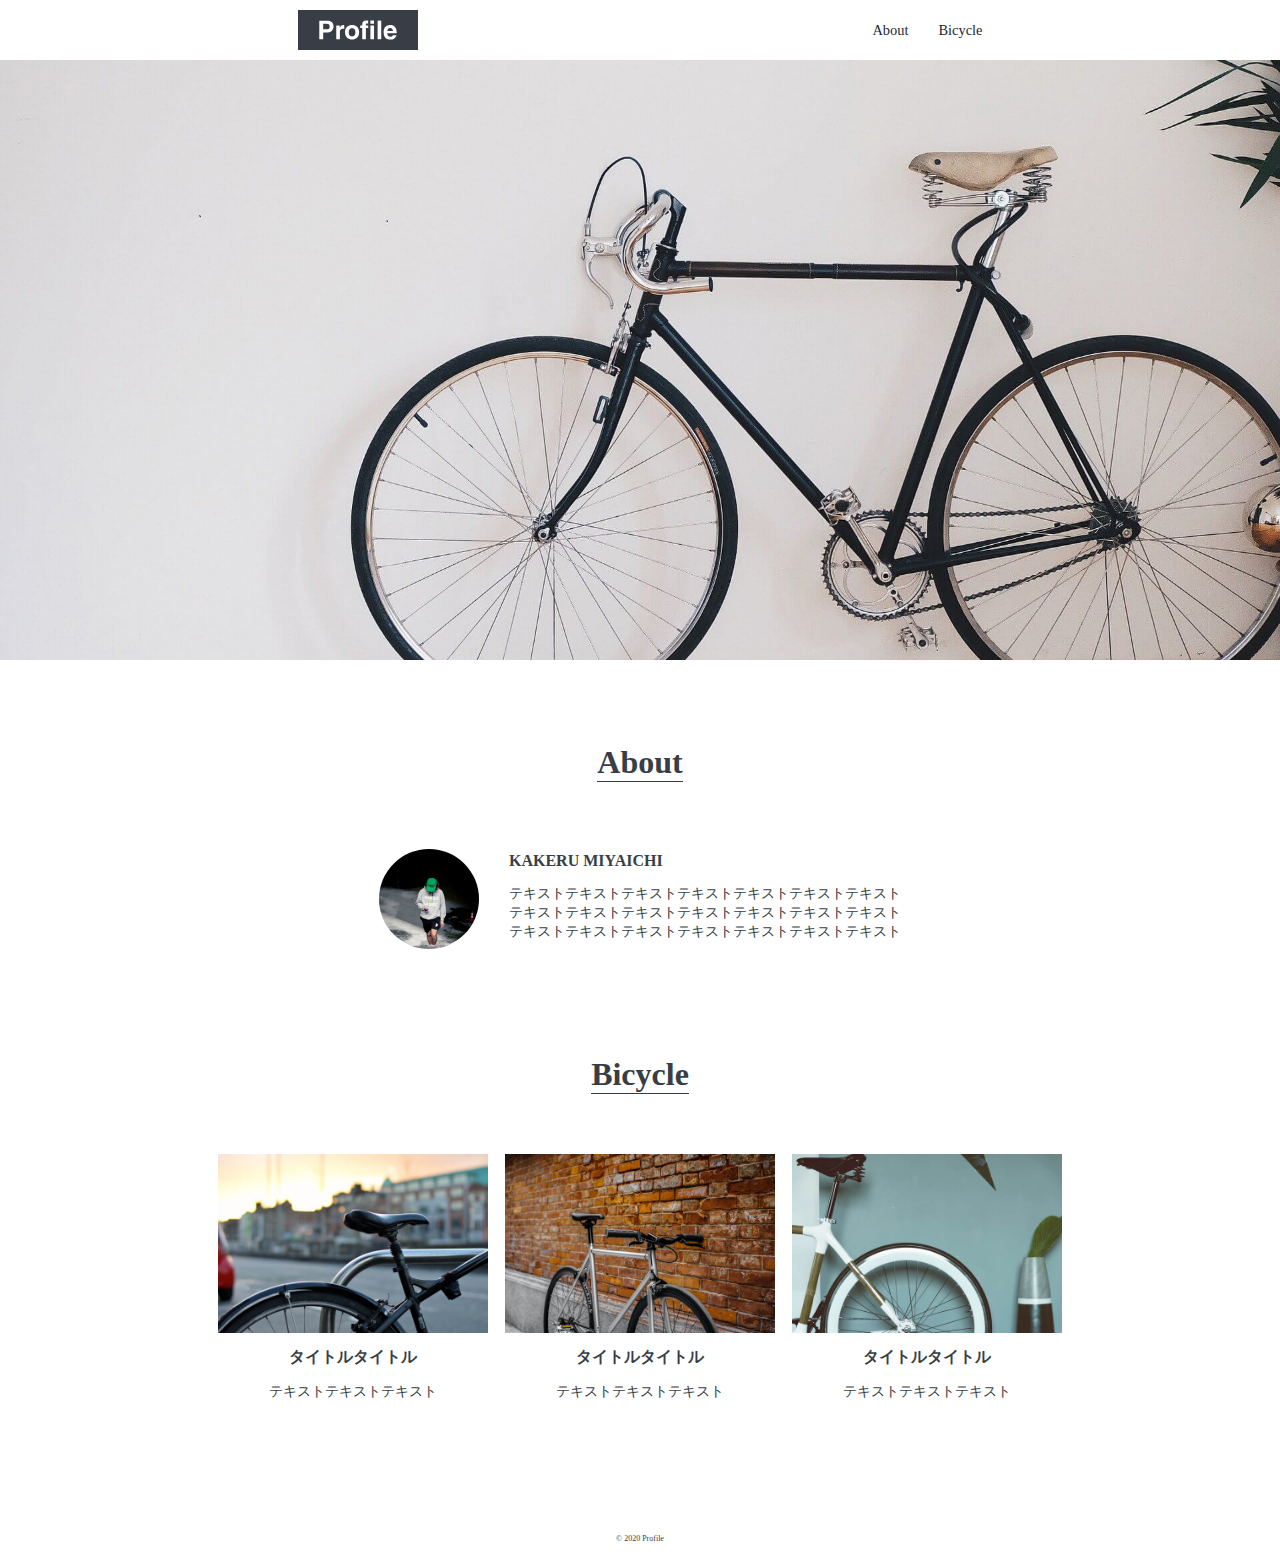
<file: cording1/index.html>
<!DOCTYPE html>
<html lang="ja">
 <head>
 <meta charset="utf-8">
 <title>サイト</title>
 <meta name="description" content="ディスクリプションを入力">
 <meta name="viewport" content="width=device-width, initial-scale=1.0">
 <link rel="stylesheet" href="style.css">
 <script src="http://html5shiv.googlecode.com/svn/trunk/html5.js"></script>
 <script src="http://css3-mediaqueries-js.googlecode.com/svn/trunk/css3-mediaqueries.js"></script>
 <body>
 <header id="header" class="wrapper">
     <h1 class="profile">
         <a href="index.html">
             <img src="img/logo1.svg">
        </a>
     </h1>
     <nav>
         <ul>
            <li>
                <a href="#about">About</a>
            </li>
            <li>
                <a href="#bicycle">Bicycle</a>
            </li>
         </ul>
     </nav>
 </header>
 <main>
     <div id="mainvisual">
         <img src="img/mainvisual.jpg">
     </div>
     <section id="about">
        <h2 class="about-title">About</h2>
        <div class="content">
            <img src="img/about.jpg">
            <div class="content-intro">
                <h3 class="name">KAKERU MIYAICHI</h3>
                <p>テキストテキストテキストテキストテキストテキストテキスト
                    <br>テキストテキストテキストテキストテキストテキストテキスト
                    <br>テキストテキストテキストテキストテキストテキストテキスト</p>
            </div>
        </div>
     </section>
     <section id="bicycle">
         <h2 class="bicycle-title">Bicycle</h2>
         <ul>
             <li>
                 <img src="img/bicycle1.jpg">
                 <h3 class="content-title">タイトルタイトル</h3>
                 <p>テキストテキストテキスト</p>
             </li>
             <li>
                <img src="img/bicycle2.jpg">
                <h3 class="content-title">タイトルタイトル</h3>
                <p>テキストテキストテキスト</p>
            </li>
            <li>
                <img src="img/bicycle3.jpg">
                <h3 class="content-title">タイトルタイトル</h3>
                <p>テキストテキストテキスト</p>
            </li>
         </ul>
     </section>
 </main>
 <footer id="footer">
    <p>© 2020 Profile</p>
</footer>
 </body>
</html>
</file>
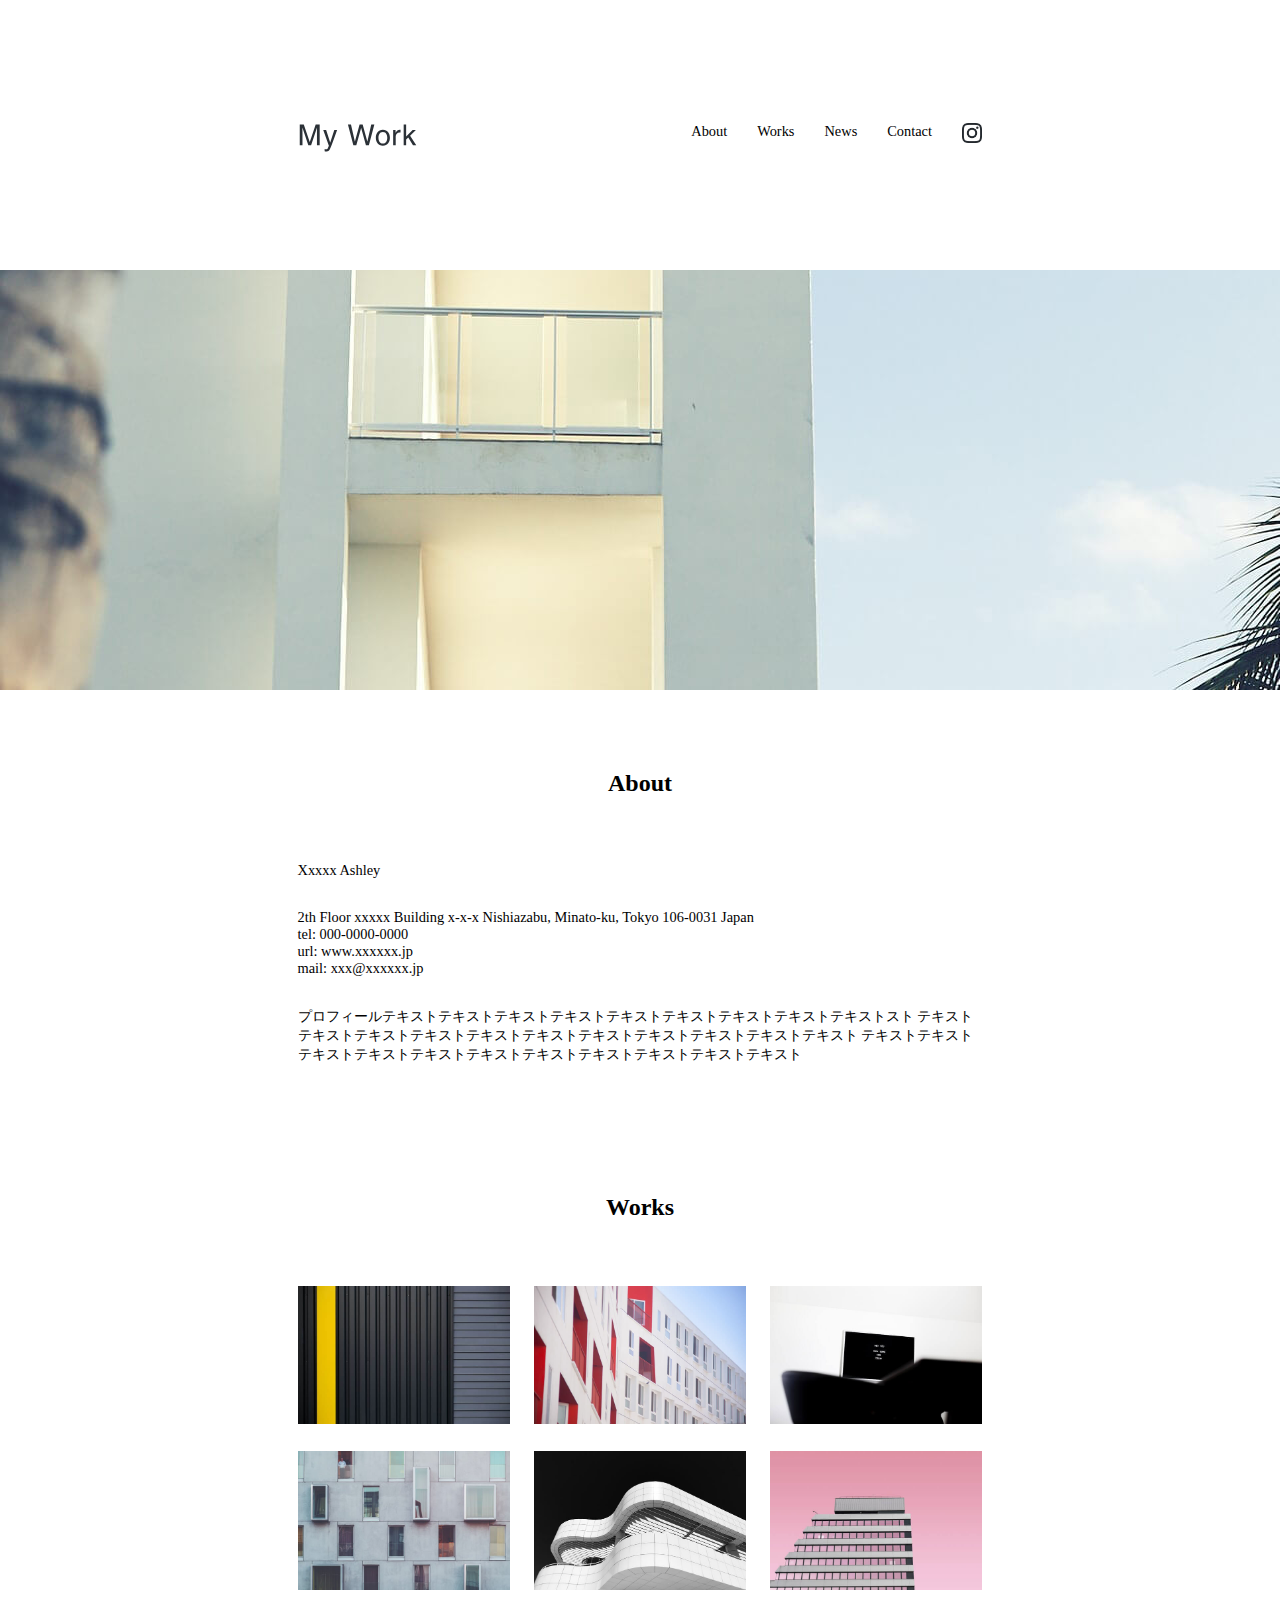
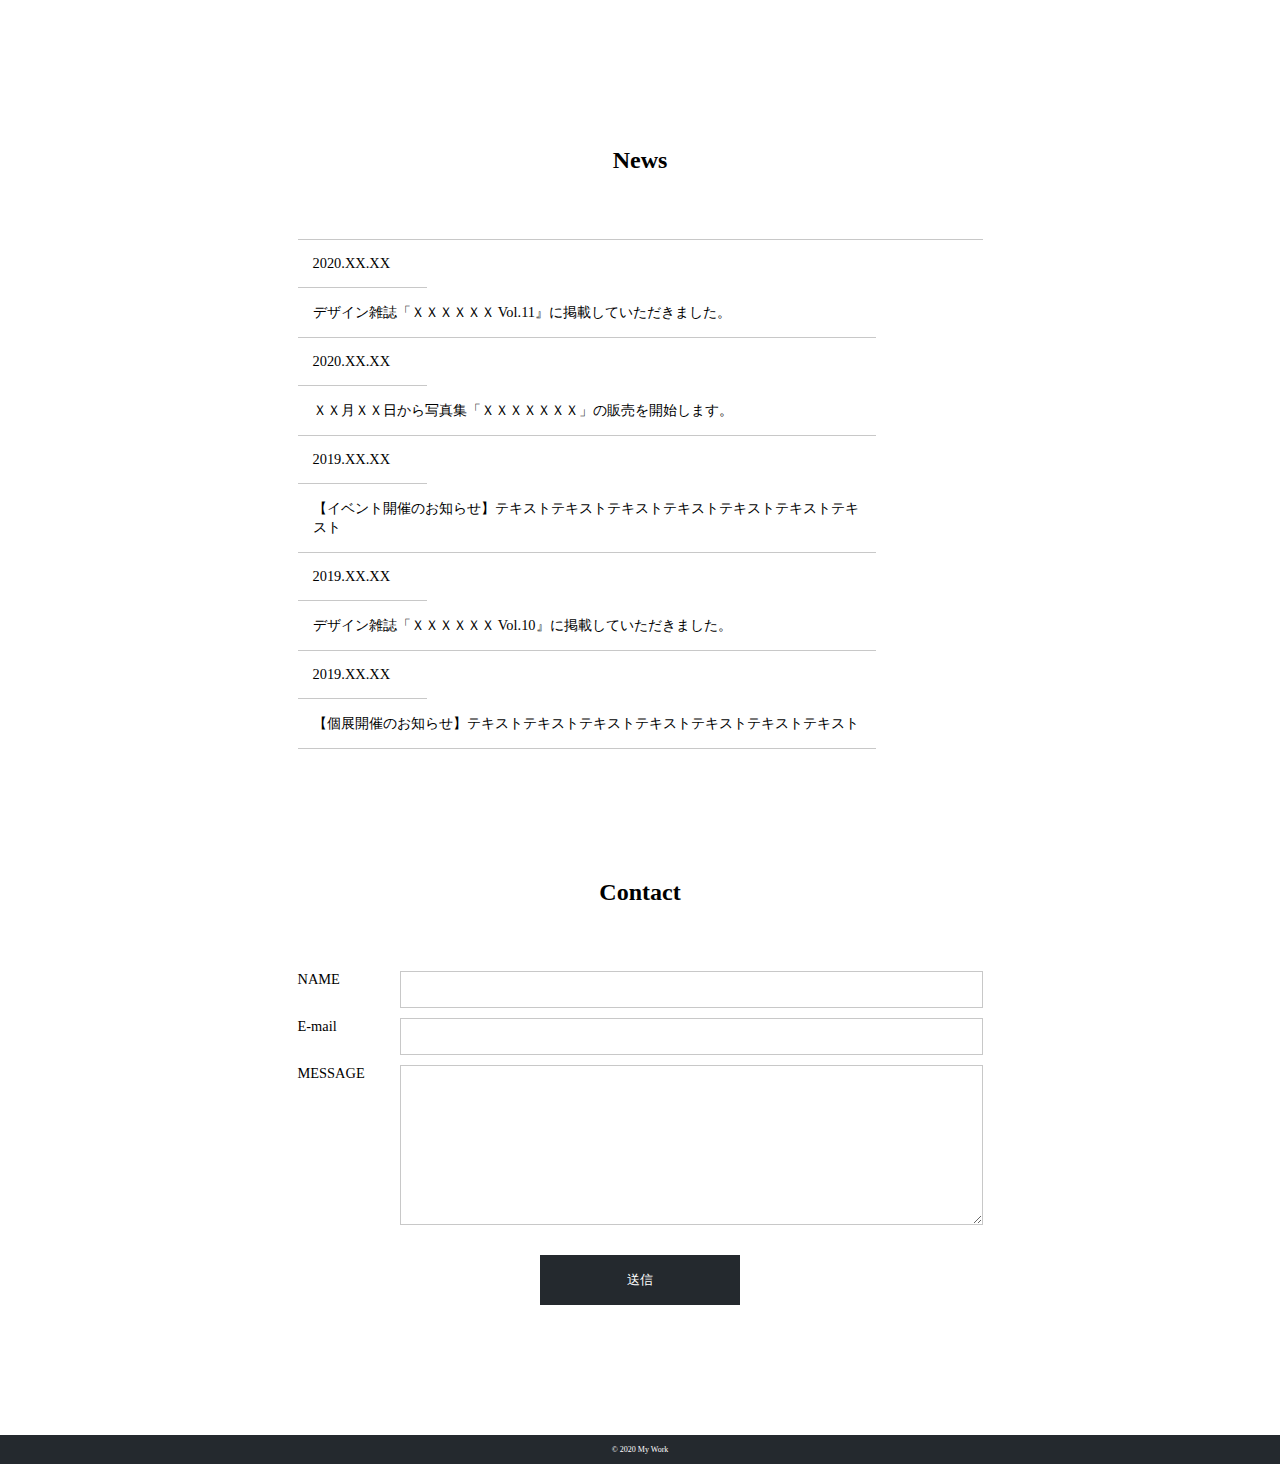
<file: cording2/index.html>
<html lang="ja">
  <head>
    <meta charset="UTF-8" />
    <meta http-equiv="X-UA-Compatible" content="IE=edge" />
    <meta name="viewport" content="width=device-width, initial-scale=1.0" />
    <link rel="stylesheet" href="style.css">
    <title>Document</title>
  </head>
  <body>
      <header id="header">
          <h1>
              <img src="img/logo.svg">
          </h1>
          <nav>
              <ul class="">
                  <li>
                      <a href="#About">About</a>
                  </li>
                  <li>
                    <a href="#Works">Works</a>
                  </li>
                  <li>
                    <a href="#News">News</a>
                 </li>
                  <li>
                    <a href="#Contact">Contact</a>
                  </li>
                  <li>
                    <a href="#instagram">
                        <img src="img/icon-instagram.png">
                    </a>
                  </li>
              </ul>
          </nav>
        </header>

      <main>
          <div id="mainvisual">
              <img src="img/mainvisual-pc.jpg" id="instapic">
          </div>
          <section id="about" class="wrapper">
              <h2 class="sec-title">About</h2>
              <ul class="about-list">
                  <li>Xxxxx Ashley</li>
                  <li>2th Floor xxxxx Building x-x-x Nishiazabu, Minato-ku, Tokyo 106-0031 Japan</li>
                  <li>tel: 000-0000-0000</li>
                  <li>url: www.xxxxxx.jp</li>
                  <li>mail: xxx@xxxxxx.jp</li>
              </ul>
              <p>プロフィールテキストテキストテキストテキストテキストテキストテキストテキストテキストスト テキストテキストテキストテキストテキストテキストテキストテキストテキストテキストテキスト テキストテキストテキストテキストテキストテキストテキストテキストテキストテキストテキスト

            </p>
          </section>

          <section id="works" class="wrapper">
              <h2 class="sec-title">Works</h2>
              <ul>
                  <li>
                      <img src="img/works1.jpg">
                  </li>
                  <li>
                    <img src="img/works2.jpg">
                </li>
                <li>
                    <img src="img/works3.jpg">
                </li>
                <li>
                    <img src="img/works4.jpg">
                </li>
                <li>
                    <img src="img/works5.jpg">
                </li>
                <li>
                    <img src="img/works6.jpg">
                </li>
              </ul>
          </section>

          <section id="news" class="wrapper">
            <h2 class="sec-title">News</h2>
            <dl>
                <dt>2020.XX.XX</dt>
                <dd>デザイン雑誌「ＸＸＸＸＸＸ Vol.11』に掲載していただきました。</dd>
                <dt>2020.XX.XX</dt>
                <dd>ＸＸ月ＸＸ日から写真集「ＸＸＸＸＸＸＸ」の販売を開始します。</dd>
                <dt>2019.XX.XX</dt>
                <dd>【イベント開催のお知らせ】テキストテキストテキストテキストテキストテキストテキスト</dd>
                <dt>2019.XX.XX</dt>
                <dd>デザイン雑誌「ＸＸＸＸＸＸ Vol.10』に掲載していただきました。</dd>
                <dt>2019.XX.XX</dt>
                <dd>【個展開催のお知らせ】テキストテキストテキストテキストテキストテキストテキスト</dd>
            </dl>
          </section>

          <section id="contact" class="wrapper">
            <h2 class="sec-title">Contact</h2>
            <form>
                <dl>
                    <dt>
                        <label for="name">NAME</label>
                    </dt>
                    <dd>
                        <input type="text" id="name" name="your-name">
                    </dd>
                    <dt>
                        <label for="email">E-mail</label>
                    </dt>
                    <dd>
                        <input type="email" id="email" name="your-email">
                    </dd>
                    <dt>
                        <label for="message">MESSAGE</label>
                    </dt>
                    <dd>
                        <textarea id="message" name="your-message"></textarea>
                    </dd>
                </dl>
                <div class="button">
                    <input type="submit" value="送信">
                </div>
            </form>
          </section>
      </main>
      <footer id="footer">
          <p>© 2020 My Work</p>
      </footer>
  </body>
</html>
</file>
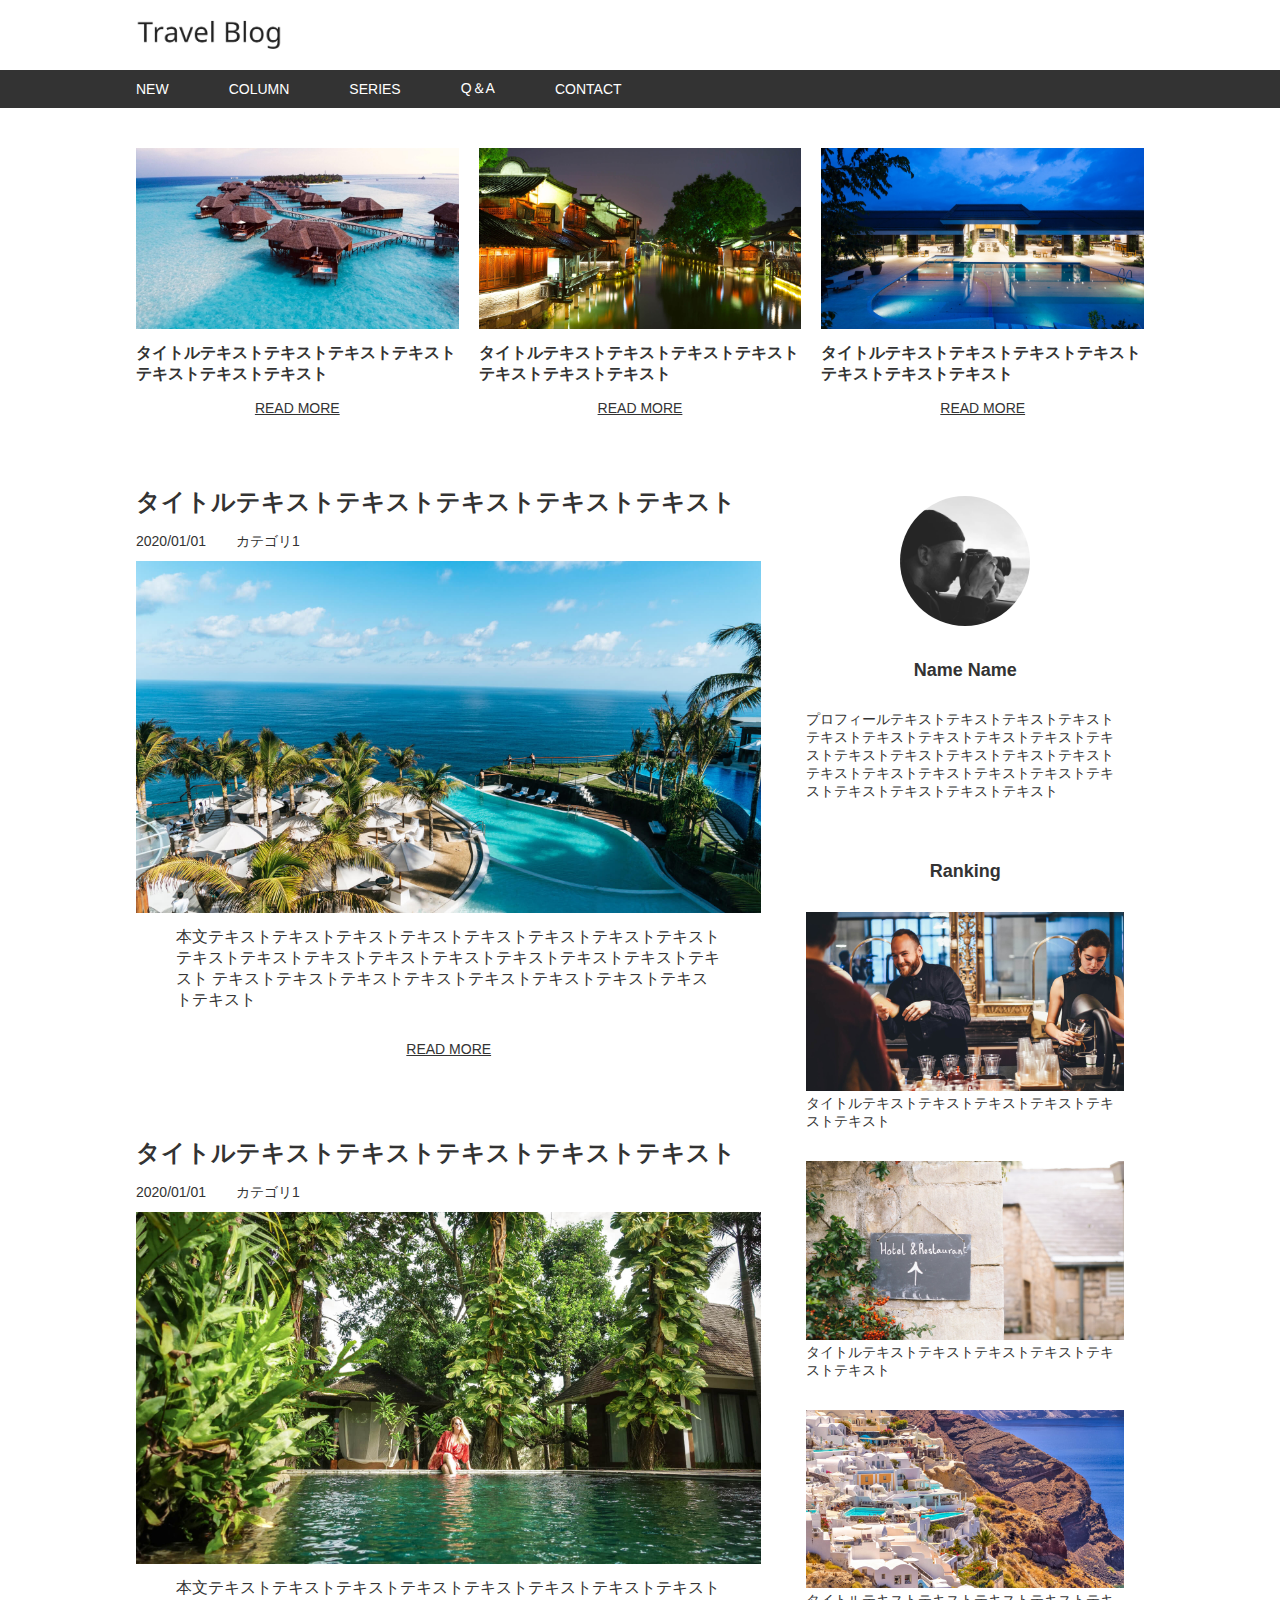
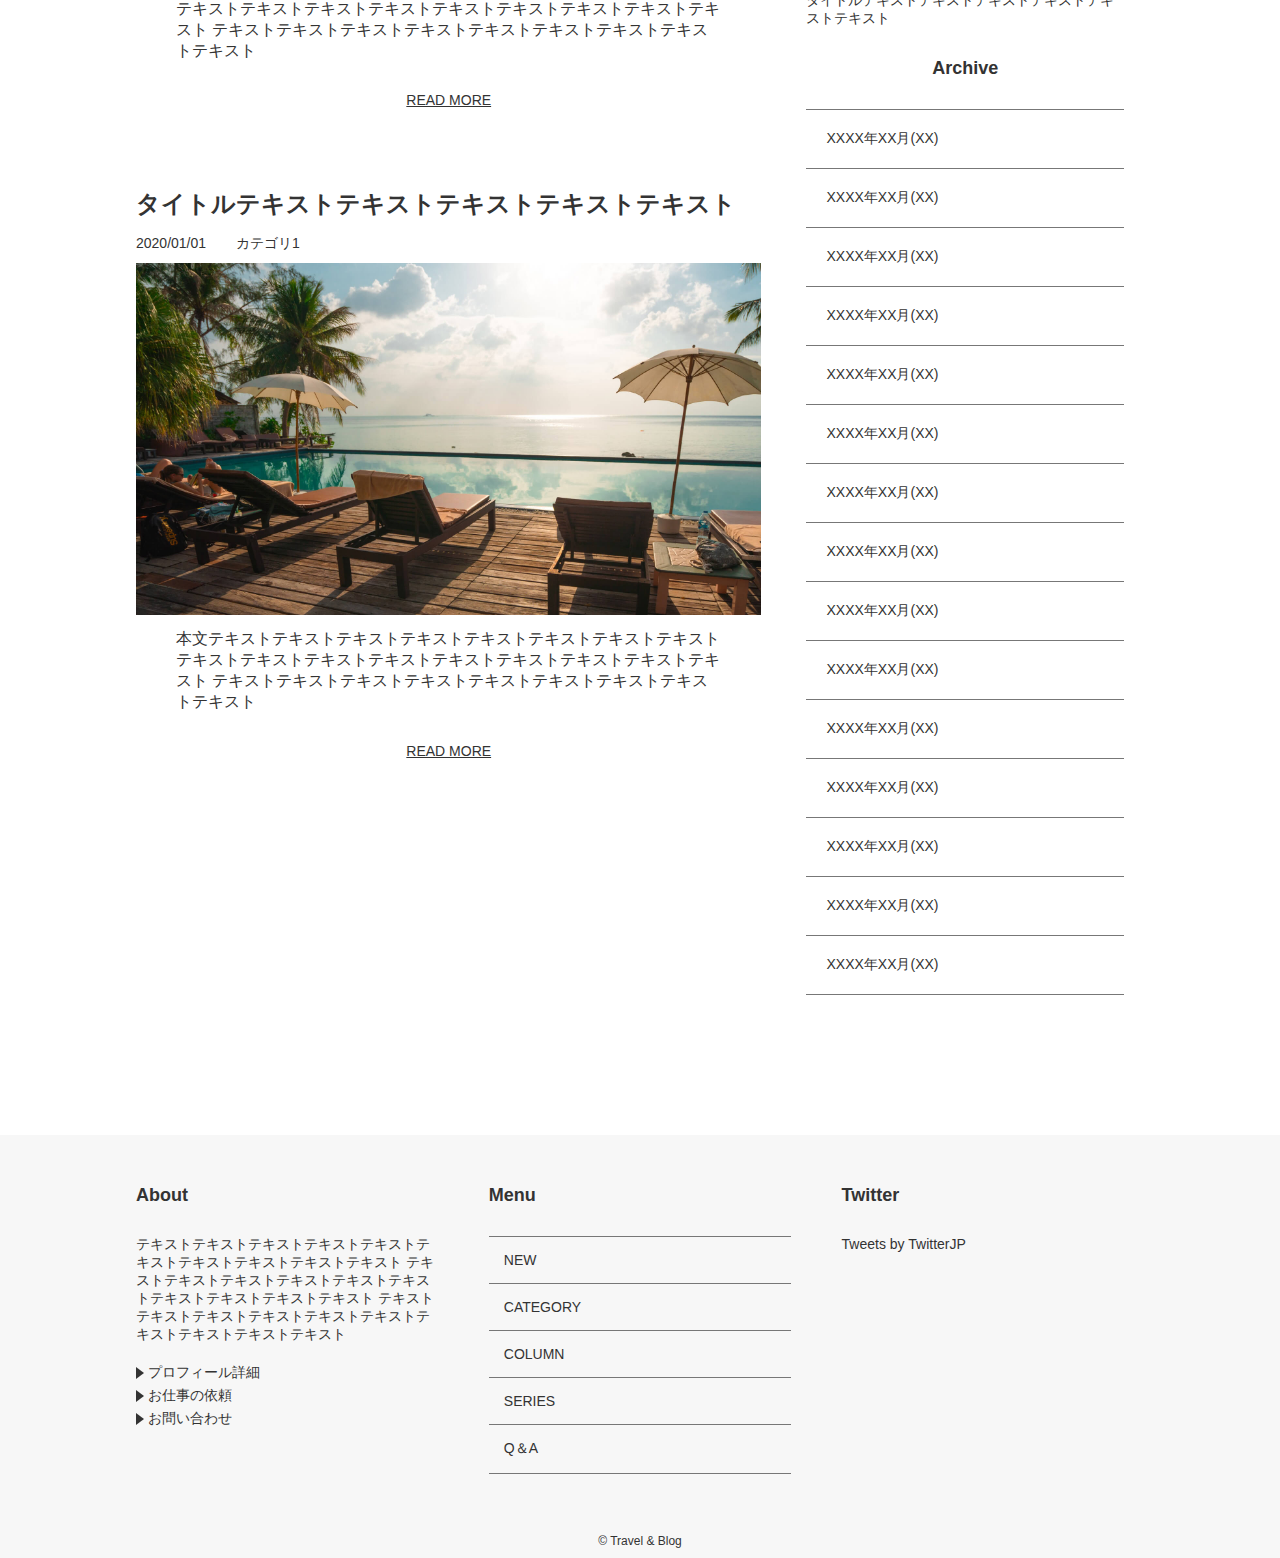
<file: cording3/index.html>
<!DOCTYPE html>
<html lang="ja">
<head>	
<meta charset="utf-8">
<title>サイトタイトル</title>
<meta name="viewport" content="width=device-width, initial-scale=1.0">
<link rel="stylesheet" href="style.css">
</head>
<body>
    <!-- ヘッダー -->
    <header>
        <h1 class="site-title wrapper">
            <a href="#">
                <img src="img/logo.svg">
            </a>
        </h1>
        <nav id="navi">
            <ul class="wrapper">
                <li>
                    <a href="#">NEW</a>
                </li>
                <li>
                    <a href="#">COLUMN</a>
                </li>
                <li>
                    <a href="#">SERIES</a>
                </li>
                <li>
                    <a href="#">Q＆A</a>
                </li>
                <li>
                    <a href="#"> CONTACT</a>
                </li>
            </ul>
        </nav>
    </header>
<!-- メイン -->
    <div id="main">
        <div id="pickup" class="wrapper">
            <article>
                <img src="img/pickup1.jpg">
                <h2 class="article-title">タイトルテキストテキストテキストテキストテキストテキストテキスト</h2>
                <div class="readmore">
                    <a href="#">READ MORE</a>
                </div>
            </article>
            <article>
                <img src="img/pickup2.jpg">
                <h2 class="article-title">タイトルテキストテキストテキストテキストテキストテキストテキスト</h2>
                <div class="readmore">
                    <a href="#">READ MORE</a>
                </div>
            </article>
            <article>
                <img src="img/pickup3.jpg">
                <h2 class="article-title">タイトルテキストテキストテキストテキストテキストテキストテキスト</h2>
                <div class="readmore">
                    <a href="#">READ MORE</a>
                </div>
            </article>
        </div>
        <div id="container" class="wrapper">
            <main>
                <article>
                    <h2 class="article-title">
                        <a href="#">タイトルテキストテキストテキストテキストテキスト</a>
                    </h2>
                    <ul>
                        <li>2020/01/01</li>
                        <li>カテゴリ1</li>
                    </ul>
                    <a>
                        <img src="img/main1.jpg">
                    </a>
                    <p class="text">本文テキストテキストテキストテキストテキストテキストテキストテキスト テキストテキストテキストテキストテキストテキストテキストテキストテキスト テキストテキストテキストテキストテキストテキストテキストテキストテキスト</p>
                    <div class="readmore">
                        <a href="#">READ MORE</a>
                    </div>
                </article>
                <article>
                    <h2 class="article-title">
                        <a href="#">タイトルテキストテキストテキストテキストテキスト</a>
                    </h2>
                    <ul>
                        <li>2020/01/01</li>
                        <li>カテゴリ1</li>
                    </ul>
                    <a>
                        <img src="img/main2.jpg">
                    </a>
                    <p class="text">本文テキストテキストテキストテキストテキストテキストテキストテキスト テキストテキストテキストテキストテキストテキストテキストテキストテキスト テキストテキストテキストテキストテキストテキストテキストテキストテキスト</p>
                    <div class="readmore">
                        <a href="#">READ MORE</a>
                    </div>
                </article>
                <article>
                    <h2 class="article-title">
                        <a href="#">タイトルテキストテキストテキストテキストテキスト</a>
                    </h2>
                    <ul>
                        <li>2020/01/01</li>
                        <li>カテゴリ1</li>
                    </ul>
                    <a>
                        <img src="img/main3.jpg">
                    </a>
                    <p class="text">本文テキストテキストテキストテキストテキストテキストテキストテキスト テキストテキストテキストテキストテキストテキストテキストテキストテキスト テキストテキストテキストテキストテキストテキストテキストテキストテキスト</p>
                    <div class="readmore">
                        <a href="#">READ MORE</a>
                    </div>
                </article>
            </main>
            <aside id="sidebar">
                <section class="author">
                    <img src="img/author.jpg">
                    <h3 class="side-title">Name Name</h3>
                    <p class="profile">プロフィールテキストテキストテキストテキストテキストテキストテキストテキストテキストテキストテキストテキストテキストテキストテキストテキストテキストテキストテキストテキストテキストテキストテキストテキストテキスト</p>
                </section>
                <section class="ranking">
                    <h3 class="side-title">Ranking</h3>
                    <article>
                        <img src="img/ranking1.jpg">
                        <h4 class="article-title">タイトルテキストテキストテキストテキストテキストテキスト</h4>
                    </article>
                    <article>
                        <img src="img/ranking2.jpg">
                        <h4 class="article-title">タイトルテキストテキストテキストテキストテキストテキスト</h4>
                    </article>
                    <article>
                        <img src="img/ranking3.jpg">
                        <h4 class="article-title">タイトルテキストテキストテキストテキストテキストテキスト</h4>
                    </article>
                </section>
                <section class="archive">
                    <h3 class="side-title">Archive</h3>
                    <ul>
                        <li>
                            <a href="#">XXXX年XX月(XX)</a>
                        </li>
                        <li>
                            <a href="#">XXXX年XX月(XX)</a>
                        </li>
                        <li>
                            <a href="#">XXXX年XX月(XX)</a>
                        </li>
                        <li>
                            <a href="#">XXXX年XX月(XX)</a>
                        </li>
                        <li>
                            <a href="#">XXXX年XX月(XX)</a>
                        </li>
                        <li>
                            <a href="#">XXXX年XX月(XX)</a>
                        </li>
                        <li>
                            <a href="#">XXXX年XX月(XX)</a>
                        </li>
                        <li>
                            <a href="#">XXXX年XX月(XX)</a>
                        </li>
                        <li>
                            <a href="#">XXXX年XX月(XX)</a>
                        </li>
                        <li>
                            <a href="#">XXXX年XX月(XX)</a>
                        </li>
                        <li>
                            <a href="#">XXXX年XX月(XX)</a>
                        </li>
                        <li>
                            <a href="#">XXXX年XX月(XX)</a>
                        </li>
                        <li>
                            <a href="#">XXXX年XX月(XX)</a>
                        </li>
                        <li>
                            <a href="#">XXXX年XX月(XX)</a>
                        </li>
                        <li>
                            <a href="#">XXXX年XX月(XX)</a>
                        </li>
                    </ul>
                </section>
            </aside>
        </div>
    </div>
     <footer id="footer">
         <div class="content wrapper">
             <section class="item">
                 <h3 class="footer-title">About</h3>
                 <p>
                    テキストテキストテキストテキストテキストテキストテキストテキストテキストテキスト
                    テキストテキストテキストテキストテキストテキストテキストテキストテキストテキスト
                    テキストテキストテキストテキストテキストテキストテキストテキストテキストテキスト
                  </p>
                 <ul class="about-list">
                     <li>
                         <a href="" class="arrow">プロフィール詳細</a>
                     </li>
                     <li>
                        <a href="" class="arrow">お仕事の依頼</a>
                    </li>
                    <li>
                        <a href="" class="arrow">お問い合わせ</a>
                    </li>
                 </ul>
             </section>
             <section class="item">
                <h3 class="footer-title">Menu</h3>
                <ul class="menu-list">
                    <li>
                        <a>NEW</a>
                    </li>
                    <li>
                        <a>CATEGORY</a>
                    </li>
                    <li>
                        <a>COLUMN</a>
                    </li>
                    <li>
                        <a>SERIES</a>
                    </li>
                    <li>
                        <a>Q＆A</a>
                    </li>
                </ul>
             </section>

             <section class="item">
                <h3 class="footer-title">Twitter</h3>
                <a class="twitter-timeline" data-height="315" href="https://twitter.com/TwitterJP?ref_src=twsrc%5Etfw" data-twitter-extracted-i1695635204718824455="true">Tweets by TwitterJP</a>
                <script async="" src="https://platform.twitter.com/widgets.js"></script>
            </section>
         </div>
         <p class="copyright">© Travel &amp; Blog</p>
     </footer>
</body>
</html>
</file>
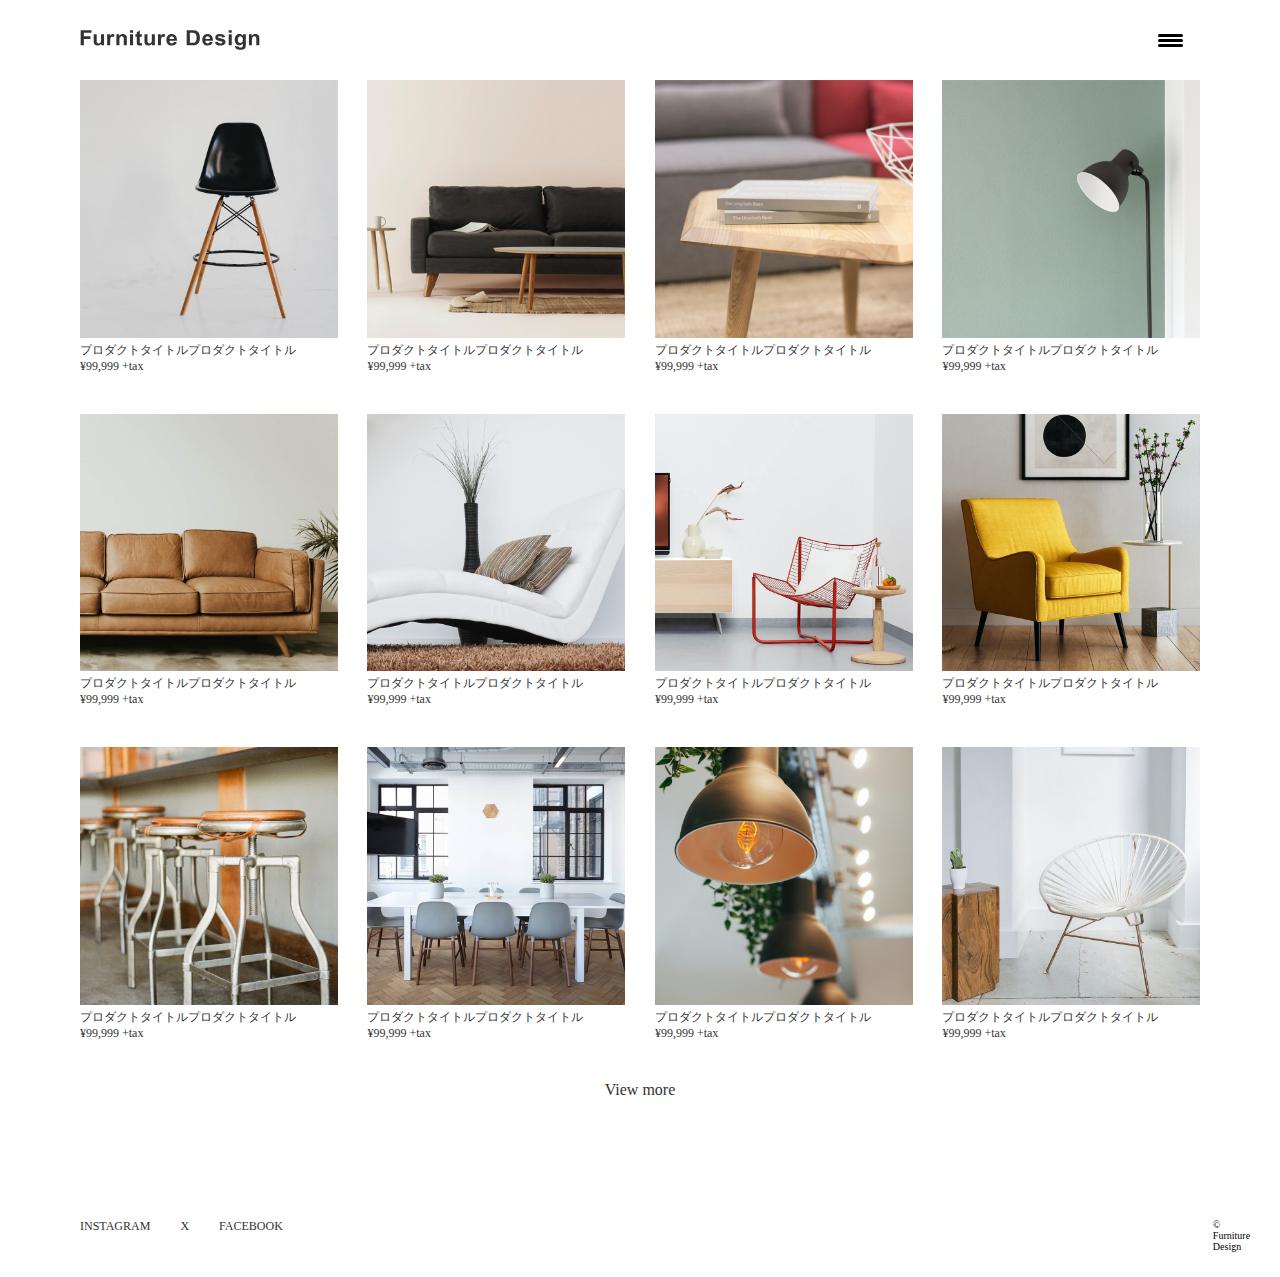
<file: cording4/html/index.html>
<!DOCTYPE html>
<html lang="ja">
<head>  
<meta charset="utf-8">
<title>サイトタイトル</title>
<meta name="viewport" content="width=device-width,initial-scale=1">
<link rel=stylesheet href="../css/style.css">


</head>
<body>
    <header id="header" class="wrapper">
        <div class="site-title">
            <a href="#">
                <img src="../img/logo.svg">
            </a>
        </div>
        <div class="hamburger-menu">
            <input type="checkbox" id="menu-btn-check">
            <label for="menu-btn-check" class="menu-btn"><span></span></label>
            <!--ここからメニュー-->
            <div class="menu-content">
                <ul>
                    <li>
                        <a href="./product.html">PRODUCTS</a>
                    </li>
                    <li>
                        <a href="./about.html">ABOUT</a>
                    </li>
                    <li>
                        <a href="./company.html">COMPANY</a>
                    </li>
                    <li>
                        <a href="mailto:◯◯◯@gmail.com?subject=お問い合わせ">CONTACT</a>
                    </li>
                </ul>
            </div>
            <!--ここまでメニュー-->
        </div>
    </header>

     <main>
         <div class="content wrapper">
             <ul class="products-ul">
                 <li>
                     <a href="./product.html?item1">
                        <img src="../img/item1.jpg">
                        <p class="product-p">プロダクトタイトルプロダクトタイトル</p>
                        <p class="product-p">¥99,999 +tax</p>
                     </a>
                 </li>
                 <li>
                    <a href="./product.html?item2">
                       <img src="../img/item2.jpg">
                       <p class="product-p">プロダクトタイトルプロダクトタイトル</p>
                       <p class="product-p">¥99,999 +tax</p>
                    </a>
                </li>
                <li>
                    <a href="./product.html?item3">
                       <img src="../img/item3.jpg">
                       <p class="product-p">プロダクトタイトルプロダクトタイトル</p>
                       <p class="product-p">¥99,999 +tax</p>
                    </a>
                </li>
                <li>
                    <a href="./product.html?item4">
                       <img src="../img/item4.jpg">
                       <p class="product-p">プロダクトタイトルプロダクトタイトル</p>
                       <p class="product-p">¥99,999 +tax</p>
                    </a>
                </li>
                <li>
                    <a href="./product.html?item5">
                       <img src="../img/item5.jpg">
                       <p class="product-p">プロダクトタイトルプロダクトタイトル</p>
                       <p class="product-p">¥99,999 +tax</p>
                    </a>
                </li>
                <li>
                    <a href="./product.html?item6">
                       <img src="../img/item6.jpg">
                       <p class="product-p">プロダクトタイトルプロダクトタイトル</p>
                       <p class="product-p">¥99,999 +tax</p>
                    </a>
                </li>
                <li>
                    <a href="./product.html?item7">
                       <img src="../img/item7.jpg">
                       <p class="product-p">プロダクトタイトルプロダクトタイトル</p>
                       <p class="product-p">¥99,999 +tax</p>
                    </a>
                </li>
                <li>
                    <a href="./product.html?item8">
                       <img src="../img/item8.jpg">
                       <p class="product-p">プロダクトタイトルプロダクトタイトル</p>
                       <p class="product-p">¥99,999 +tax</p>
                    </a>
                </li>
                <li>
                    <a href="./product.html?item9">
                       <img src="../img/item9.jpg">
                       <p class="product-p">プロダクトタイトルプロダクトタイトル</p>
                       <p class="product-p">¥99,999 +tax</p>
                    </a>
                </li>
                <li>
                    <a href="./product.html?item10">
                       <img src="../img/item10.jpg">
                       <p class="product-p">プロダクトタイトルプロダクトタイトル</p>
                       <p class="product-p">¥99,999 +tax</p>
                    </a>
                </li>
                <li>
                    <a href="./product.html?item11">
                       <img src="../img/item11.jpg">
                       <p class="product-p">プロダクトタイトルプロダクトタイトル</p>
                       <p class="product-p">¥99,999 +tax</p>
                    </a>
                </li>
                <li>
                    <a href="./product.html?item12">
                       <img src="../img/item12.jpg">
                       <p class="product-p">プロダクトタイトルプロダクトタイトル</p>
                       <p class="product-p">¥99,999 +tax</p>
                    </a>
                </li>
             </ul>
             <div class="view">
                 <a href="./products.html">View more</a>
            </div>
         </div>
     </main>
     <footer id="footer" class="wrapper">
         <nav class="footer-nav">
             <li>
                 <a href="https://www.instagram.com/">INSTAGRAM</a>
             </li>
             <li>
                <a href="https://twitter.com/">X</a>
            </li>
            <li>
                <a href="https://www.facebook.com/">FACEBOOK</a>
            </li>
         </nav>
         <p class="footer-p">© Furniture Design</p>
     </footer>
</body>
</html>
</file>
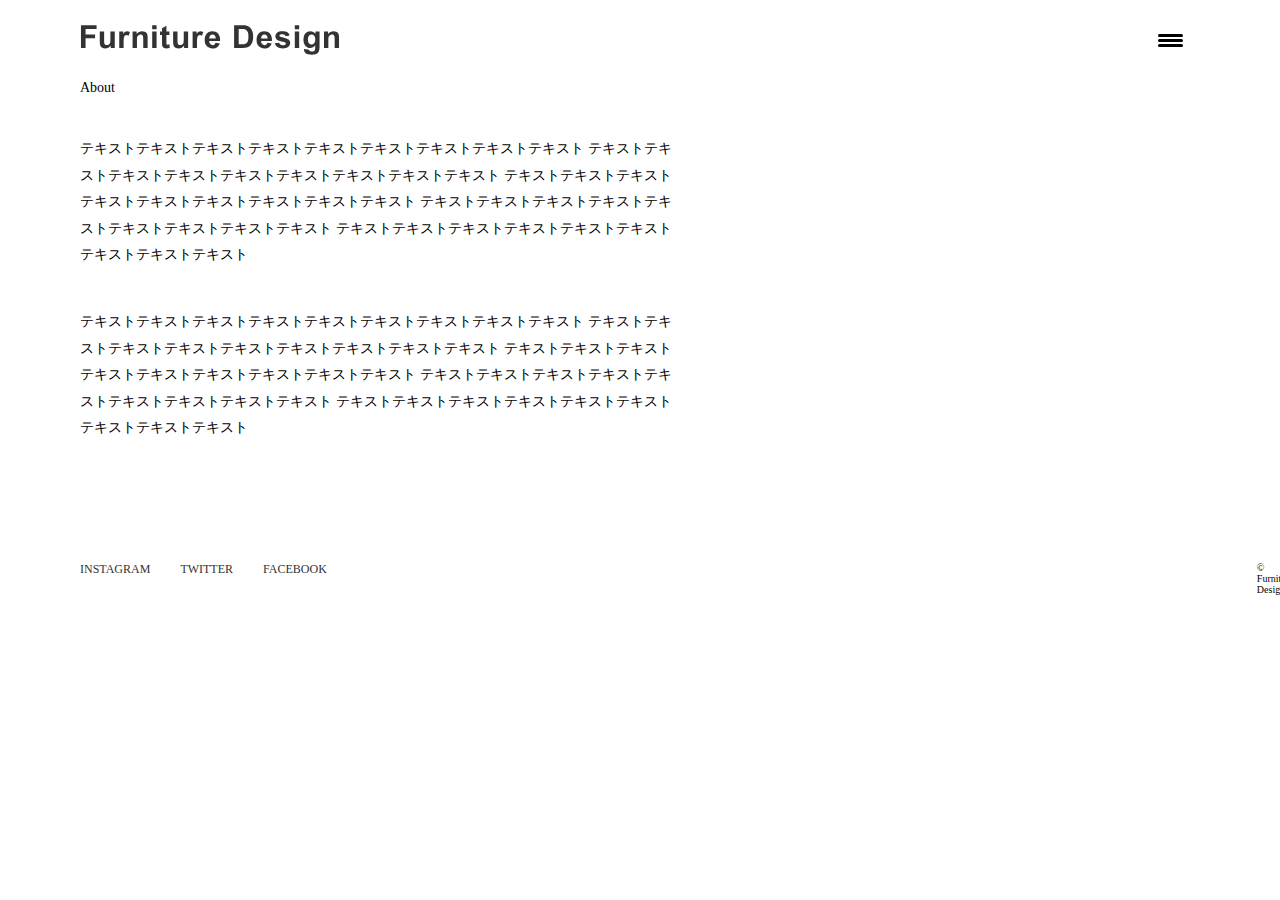
<file: cording4/html/about.html>
<!DOCTYPE html>
<html lang="ja">
<head>  
<meta charset="utf-8">
<title>サイトタイトル</title>
<meta name="viewport" content="width=device-width,initial-scale=1">
<link rel="stylesheet" href="../css/about.css">
</head>
<body>
    <header id="header" class="wrapper">
        <div class="site-title">
            <a href="./index.html">
                <img src="../img/logo.svg">
            </a>
        </div>
        <div class="hamburger-menu">
            <input type="checkbox" id="menu-btn-check">
            <label for="menu-btn-check" class="menu-btn"><span></span></label>
            <!--ここからメニュー-->
            <div class="menu-content">
                <ul>
                    <li>
                        <a href="./products.html">PRODUCTS</a>
                    </li>
                    <li>
                        <a href="./about.html">ABOUT</a>
                    </li>
                    <li>
                        <a href="./company.html">COMPANY</a>
                    </li>
                    <li>
                        <a href="mailto:◯◯◯@gmail.com?subject=お問い合わせ">CONTACT</a>
                    </li>
                </ul>
            </div>
            <!--ここまでメニュー-->
        </div>
    </header>
     <main>
         <div id="main-content" class="content wrapper">
             <h1>About</h1>
             <p>テキストテキストテキストテキストテキストテキストテキストテキストテキスト テキストテキストテキストテキストテキストテキストテキストテキストテキスト テキストテキストテキストテキストテキストテキストテキストテキストテキスト テキストテキストテキストテキストテキストテキストテキストテキストテキスト テキストテキストテキストテキストテキストテキストテキストテキストテキスト</p>
             <p>テキストテキストテキストテキストテキストテキストテキストテキストテキスト テキストテキストテキストテキストテキストテキストテキストテキストテキスト テキストテキストテキストテキストテキストテキストテキストテキストテキスト テキストテキストテキストテキストテキストテキストテキストテキストテキスト テキストテキストテキストテキストテキストテキストテキストテキストテキスト</p>
         </div>
     </main>
     <footer id="footer" class="wrapper">
        <nav class="footer-nav">
            <li>
                <a>INSTAGRAM</a>
            </li>
            <li>
               <a>TWITTER</a>
           </li>
           <li>
               <a>FACEBOOK</a>
           </li>
        </nav>
        <p class="footer-p">© Furniture Design</p>
    </footer>
</body>
</html>
</file>
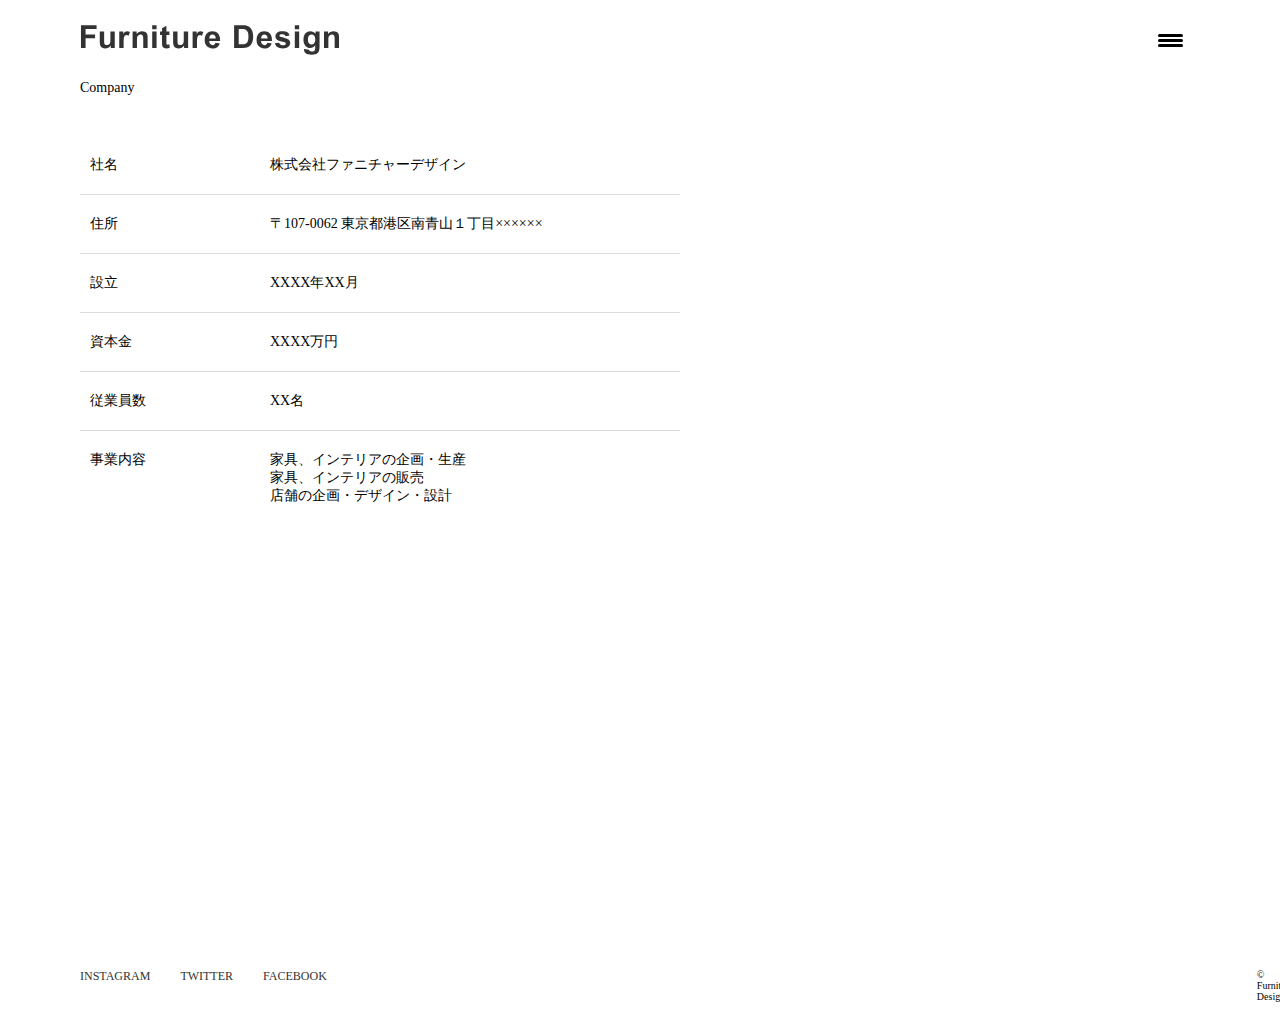
<file: cording4/html/company.html>
<!DOCTYPE html>
<html lang="ja">
<head>  
<meta charset="utf-8">
<title>サイトタイトル</title>
<meta name="viewport" content="width=device-width,initial-scale=1">
<link rel="stylesheet" href="../css/company.css">
</head>
<body>
    <header id="header" class="wrapper">
        <div class="site-title">
            <a href="./index.html">
                <img src="../img/logo.svg">
            </a>
        </div>
        <div class="hamburger-menu">
            <input type="checkbox" id="menu-btn-check">
            <label for="menu-btn-check" class="menu-btn"><span></span></label>
            <!--ここからメニュー-->
            <div class="menu-content">
                <ul>
                    <li>
                        <a href="./products.html">PRODUCTS</a>
                    </li>
                    <li>
                        <a href="./about.html">ABOUT</a>
                    </li>
                    <li>
                        <a href="./company.html">COMPANY</a>
                    </li>
                    <li>
                        <a href="mailto:◯◯◯@gmail.com?subject=お問い合わせ">CONTACT</a>
                    </li>
                </ul>
            </div>
            <!--ここまでメニュー-->
        </div>
    </header>
     <main>
         <div id="main-content" class="content wrapper">
             <h1>Company</h1>
             <div id="company">
                <dl class="info">
                    <dt>社名</dt>
                    <dd>株式会社ファニチャーデザイン</dd>
                    <dt>住所</dt>
                    <dd>〒107-0062 東京都港区南青山１丁目××××××</dd>
                    <dt>設立</dt>
                    <dd>XXXX年XX月</dd>
                    <dt>資本金</dt>
                    <dd>XXXX万円</dd>
                    <dt>従業員数</dt>
                    <dd>XX名</dd>
                    <dt id="last-dt">事業内容</dt>
                    <dd id="last-dd">家具、インテリアの企画・生産<br>
                        家具、インテリアの販売<br>
                        店舗の企画・デザイン・設計</dd>
                </dl>
            </div>
            <div class="map">
                <iframe src="https://www.google.com/maps/embed?pb=!1m18!1m12!1m3!1d20161.486671382994!2d-0.14304816721191643!3d50.827721671046056!2m3!1f0!2f0!3f0!3m2!1i1024!2i768!4f13.1!3m3!1m2!1s0x48758509f6294167%3A0x9cc6af7a727d0ef9!2z44OW44Op44Kk44OI44Oz44O744Ki44Oz44OJ44O744Ob44O0IOODluODqeOCpOODiOODsw!5e0!3m2!1sja!2suk!4v1696018298054!5m2!1sja!2suk" width="600" height="300" style="border:0;" allowfullscreen="" loading="lazy" referrerpolicy="no-referrer-when-downgrade"></iframe>
             </div>
         </div>
     </main>
     <footer id="footer" class="wrapper">
        <nav class="footer-nav">
            <li>
                <a>INSTAGRAM</a>
            </li>
            <li>
               <a>TWITTER</a>
           </li>
           <li>
               <a>FACEBOOK</a>
           </li>
        </nav>
        <p class="footer-p">© Furniture Design</p>
    </footer>
</body>
</html>
</file>
<file: cording1/style.css>
* {
    margin: 0;
    padding: 0;
}

*, :after, :before {
    background-repeat: no-repeat;
    box-sizing: inherit;
}

li {
    list-style: none;
}

a {
    text-decoration: none;
    background-color: transparent;
}

p {
    display: block;
    margin-block-start: 1em;
    margin-block-end: 1em;
    margin-inline-start: 0px;
    margin-inline-end: 0px;
}

body {
    color: #383e45;
    font-size: 0.9rem;
}



section {
    display: block;
    text-align:center;
    margin: 0 240px 100px 240px;
}

#header {
    display: flex;
    justify-content: space-between;
    align-items: center;
    margin: 0 auto;
}

.profile {
    width: 120px;
    line-height: 1px;
    padding: 10px 0;
}

.profile a {
    display: block;
}


img {
    max-width: 100%;
}

#mainvisual img {
    width: 100%;
    max-width: 1920px;
    height: 600px;
    object-fit: cover;
    margin-bottom:80px;
}

#header ul {
    display: flex;
    padding: 10px 0;
}

#header li {
    margin-left: 30px;
}

#header li a {
    color: #24292e;
}

.wrapper {
    max-width: 844px;
    margin: 0 240px!important;
    padding: 0 57.594px;
    text-align: center;
}

.about-title,
.bicycle-title {
    display: inline-block;
    font-size: 32px;
    margin-bottom: 60px;
    border-bottom: solid 1px #383e45;
    text-align: center;
}

#about .content {
    display: flex;
    justify-content: center;
    align-items: center;
}

#about img {
    width: 100px;
    height: 100px;
    border-radius: 50%;
    margin-right: 30px;
}

#about .content-intro {
    text-align: left;
}

.name {
    font-size: 1rem;
    margin: 10px 0;
}

p {
    display: block;
    margin-block-start: 1em;
    margin-block-end: 1em;
    margin-inline-start: 0px;
    margin-inline-end: 0px;
}

/* bicycle */
section#bicycle {
    margin:auto;
}
#bicycle ul {
    margin:auto;
    display: flex;
    justify-content: space-between;
    width:844px;
    align-items: center;
    margin-bottom:100px;
}

#bicycle li {
    width: 32%;
}

.content-title {
    font-size: 1rem;
    margin: 10px 0;
}

#bicycle ul li img {
    height:179px;
    width:270px;
}

#footer {
    font-size: 0.5rem;
    padding: 10px 0;
    text-align: center;
}

@media screen and (max-width: 900px) {

    .wrapper {
        padding: 0px;
        margin: 0px!important;
        overflow: hidden;
    }

    main {
        overflow: hidden;
    }

    #header {
        padding:0 20px;
    }

    section {
        padding:0 20px;
        /* display: flex; */
        text-align: center;
        margin: 0px;
    }

    .content {
        display:flex;
        flex-flow: column;
    }

    section#bicycle {
        margin-top:50px;
    }

    #bicycle ul {
        display: initial;
        margin:0px;
    }

    #bicycle ul li{
        width: 100%;
    }


}
</file>
<file: cording2/style.css>
* {
    margin: 0px;
    padding: 0px;
}

li {
    list-style:none;
}

#header {
    display: flex;
    flex-direction: row;
    text-align: center;
    justify-content:space-between;
    max-width: 960px;
    display: flex;
    justify-content: space-between;
    align-items: center;
    height: 270px;
    margin: 0 240px;
    padding: 0 58px;
}

#header li {
    font-size: 0.9rem;
    margin-left: 30px;
}

#header ul {
    display: flex;
}

ul a {
    color: black;
    text-decoration: none;
}

li a img {
    width: 20px;
}
img {
    max-width: 100%;
}

#mainvisual img {
    width: 100%;
    max-width: 1920px;
    height: 420px;
    object-fit: cover;
    margin-bottom:80px;
}



.wrapper {
    max-width: 960px;
    margin: 0 240px 130px 240px;
    font-size: 0.9rem;
    padding: 0 57.5px;

}

.sec-title {
    font-size: 1.5rem;
    text-align: center;
    margin-bottom: 65px;
}

#about ul {
    margin-bottom: 30px;
}

#about li:first-child {
    margin-bottom: 30px;
}

#works ul{
    display: flex;
    justify-content: space-between;
    flex-wrap: wrap;
    margin-bottom: 50px;
}

#works li {
    width: 31%;
    margin-bottom: 23px;
    /* justify-content:space-between; */
}

#news dl {
    display: flex;
    flex-wrap: wrap;
    border-top: solid 1px #c8c8c8;
    margin-bottom: 20px;
}

#news dt {
    /* width: 20%; */
    border-bottom: solid 1px #c8c8c8;
    padding: 15px;
    padding-right: 37px;
}

#news dd {
    float: right;
    width: 80%;
    border-bottom: solid 1px #c8c8c8;
    padding: 15px;
}

#contact dl {
    display: flex;
    flex-wrap: wrap;
    margin-bottom: 20px;
}

#contact dt {
    width: 15%;
}

#contact dd {
    width: 85%;
    margin-bottom: 10px;
}

#contact dd input, #contact dd textarea {
    width: 100%;
    border: solid 1px #c8c8c8;
    padding: 10px;
}

#contact dd input, #contact dd textarea {
    width: 100%;
    border: solid 1px #c8c8c8;
    padding: 10px;
}

#contact dd {
    width: 85%;
    margin-bottom: 10px;
}

#contact dd textarea {
    height: 10rem;
}

#contact .button {
    text-align: center;
}

#contact .button input {
    width: 200px;
    background-color: #24292e;
    color: #fff;
    padding: 15px 0;
    border: solid 1px #24292e;
}
#footer {
    background-color: #24292e;
    color: #fff;
    font-size: 0.5rem;
    padding: 10px 20px;
    text-align: center;
}

@media screen and (max-width: 900px) {
    
    .wrapper {
        padding: 20px;
        margin: 0px!important;
        overflow: hidden;
    }

    main {
        overflow: hidden;
    }

    #header {
        display: initial;
        margin:0px;
    }

    h1 {
        overflow: hidden;
        /* width:10; */
        margin:10px;
    }

    #works ul {
        width:100%;
        display:initial;
    }

    #works ul li {
        width:100%;
    }

    #news dt {
        border-bottom:none;
        padding: 15px 15px 0 15px;
}

    #news dd {
        width: 100%;
        border-bottom: solid 1px #c8c8c8;
        padding: 0 15px 15px 15px;
    }

    #contact dl {
        display: initial;
    }

    #contact dd {
        width: auto;
    }

    #mainvisual img {
        width: 100%;
        /* height: 420px; */
        object-fit: fill;
        image-rendering: -webkit-optimize-contrast;

        
    }
}
</file>
<file: cording3/style.css>
* {
    margin: 0px;
    padding: 0px;
}

body {
    color: #333;
    font-size: 1rem;
    font-family: 'Noto Sans', 'Noto Sans JP', sans-serif;
}

a {
    color: #333;
    /* text-decoration: none; */
}

li {
    list-style: none;
}

img {
    max-width: 100%;
}

#header {
    width: 100%;
    background-color: #fff;
    position: fixed;
    z-index: 10;
}

header h1 {
    display: block;
    font-size: 2em;
    margin-block-start: 0.67em;
    margin-block-end: 0.67em;
    margin-inline-start: 0px;
    margin-inline-end: 0px;
    font-weight: bold;
}


header .site-title {
    padding: 20px 16px;
    line-height: 1px;
}


#navi a {
    color: #fff;
    text-decoration: none;
}



nav#navi {
    background-color: #333;
}

nav#navi ul {
    display: flex;
    justify-content: flex-start;
    align-items: center;
}

.wrapper {
    max-width: 1200px;
    padding: 0 16px;
    margin: 0 120px;
}

#navi li {
    font-size: 0.875rem;
    padding: 10px 60px 10px 0;
}

#pickup article {
    width: 32%;
}

#pickup {
    display: flex;
    justify-content: space-between;
    padding-top: 40px;
    margin-bottom: 60px;
}

#pickup .article-title {
    font-size: 1rem;
    margin: 10px 0 15px 0;
    text-decoration: none;
}

h2.article-title a{
    text-decoration: none;
}

.readmore {
    font-size: 0.875rem;
    text-align: center;

}

.readmore a {
    padding-bottom: 1px;
    color: #333;
    position: relative;
}

#container {
    display: flex;
    justify-content: space-between!important;
    margin-bottom: 60px;
}

main {
    width: 65%;
}

details, main {
    display: block;
}

main article {
    margin-bottom: 80px;
}

main .article-title {
    font-size: 1.5rem;
    margin: 10px 0 15px 0;
}

main ul {
    display: flex;
    justify-content: flex-start;
    margin-bottom: 10px;
}

main li {
    margin-right:30px;
    font-size: 0.875rem;
}



main .text {
    padding: 10px 40px 30px 40px;
}

/* サイドバー */
aside {
    display: block;
} 

#sidebar {
    width: 33%;
    padding: 20px;
    margin-left:25px;
    
}

.author {
    text-align: center;
    margin-bottom: 60px;
}

.author img {
    width: 130px;
    height: 130px;
    border-radius: 50%;
    margin-bottom: 30px;
}

#sidebar .side-title {
    font-size: 1.125rem;
    font-weight: bold;
    margin-bottom: 30px;
}

.author .profile {
    font-size: 0.875rem;
    text-align: left;
}

*, :after, :before {
    background-repeat: no-repeat!important;
    box-sizing: inherit!important;
}

#ranking,.side-title {
    text-align: center;
}

.ranking .article-title {
    font-size: 0.875rem;
    font-weight: normal;
    text-align: left;
}

.ranking article {
    margin-bottom: 30px;
}

/* アーカイブ */

.archive {
    text-align: center;
    margin-bottom: 60px;
}

.archive ul {
    border-bottom: solid 1px #777;
}

.archive li {
    font-size: 0.875rem;
    border-top: solid 1px #777;
    padding: 20px;
    text-align: left;
}

.archive li a {
    text-decoration: none;
}

/* footer */
#footer {
    font-size: 0.875rem;
    background-color: #f7f7f7;
}

#footer .content {
    display: flex;
    justify-content: space-between;
    padding-top: 50px;
    padding-bottom: 50px;
}

#footer .item {
    width: 30%;
}

#footer .footer-title {
    font-size: 1.125rem;
    font-weight: bold;
    margin-bottom: 30px;
}

#footer ul.about-list {
    margin: 20px 0;
}

#footer ul.about-list li {
    margin-bottom: 5px;
}

#footer ul.about-list a {
    text-decoration: none;
}

#footer ul.about-list .arrow {
    position: relative;
    display: inline-block;
    padding-left: 12px;
    color: #333;
}

#footer ul.about-list .arrow::before {
    content: '';
    width: 0;
    height: 0;
    border-style: solid;
    border-width: 6px 0 6px 8px;
    border-color: transparent transparent transparent #333;
    position: absolute;
    top: 50%;
    left: 0;
    margin-top: -6px;
}
:after, :before {
    text-decoration: inherit;
    vertical-align: inherit;
}

#footer .menu-list {
    border-bottom: solid 1px #777;
}

#footer .menu-list > li {
    border-top: solid 1px #777;
    padding: 15px;
    text-align: left;
}

/* footer */
#footer {
    font-size: 0.875rem;
    background-color: #f7f7f7;
}

#footer .copyright {
    font-size: 0.750rem;
    text-align: center;
    padding: 10px 0;
}

.item a {
    text-decoration: none;
}

@media screen and (max-width: 900px) {

    nav#navi ul {
        padding: 0 16px;
        overflow-x: scroll;
    }

    #navi ul li {
        width: 100%;
        font-size: 0.875rem;
        margin: 10px 10px 10px 0;
    }

    #navi li {
        white-space: nowrap;
        padding:0 40px 0 0;
    }

    #main {
        padding:0px 20px;
    }

    #pickup {
        padding:0px 10px;
    }
    .wrapper {
        padding: 0px;
        margin: 0px!important;
        overflow: hidden;
    }

    ul.wrapper {
        height: 40px;
    }

    nav#navi {
        height: 40px;
    }

    #navi ul {
        display: flex;
        justify-content: flex-start;
        align-items: center;
    }

    #pickup {
        display:initial;
    }

    #pickup article {
        width: 100%;
        overflow: hidden;
        margin:50px 0px;
    }

    #container.wrapper {
        width: 100%;
        display:initial;
    }

    main {
        width: 100%;
        overflow: hidden;
    }

    #sidebar {
        width: 100%;
        overflow: hidden;
        padding: 0px;
        margin-left: 0px;
    }

    #footer {
        padding:0px 20px;
    }
    #footer .content {
        display: initial;
        padding-top: 50px;
        padding-bottom: 50px;
    }

    section.item {
        width: 100%!important;
        padding-top:50px;
    }


}
</file>
<file: cording4/css/style.css>
/* 共通 */
* {
    margin:0px;
    padding: 0px;
}

body {
    margin: 0px 40px;
}

a {
    color: #333;
    text-decoration: none;
    transition: all 0.5s;
}

ul.products-ul li:hover {
    opacity: 0.7 ;
    transition: .7s;
  }

li {
    list-style: none;
}

img {
    max-width: 100%;
}
.content {
    padding-top: 120px;
    padding-bottom: 160px;
}

.wrapper {
    max-width: 1360px;
    margin: 0 auto;
    padding: 0 40px;
}

.mobile {
    display: none;
}

/* header */
#header {
    height: 80px;
    background-color: #fff;
    display: flex;
    align-items: center;
    left:0px;
    right: 0;
    position: sticky;
    top: 0;
    z-index: 999;
}

.site-title a {
    width: 180px;
    line-height: 1px;
    display: block;
}

/* menuボタン */
.menu-btn {
    position: fixed;
    top: 10px;
    right: 80px;
    display: flex;
    height: 60px;
    width: 60px;
    justify-content: center;
    align-items: center;
    z-index: 90;
}
.menu-btn span,
.menu-btn span:before,
.menu-btn span:after {
    content: '';
    display: block;
    height: 3px;
    width: 25px;
    border-radius: 3px;
    background-color: black;
    position: absolute;
}

.menu-btn span:after {
    background-color:black;
}

.menu-btn span:before {
    bottom: 5px;
}
.menu-btn span:after {
    top: 5px;
}
/* ×ボタンになる実装 */
#menu-btn-check:checked ~ .menu-btn span {
    background-color: rgba(255, 255, 255, 0);
}

#menu-btn-check:checked ~ .menu-btn span::before {
    bottom: 0;
    transform: rotate(45deg);
}

#menu-btn-check:checked ~ .menu-btn span::after {
    top: 0;
    transform: rotate(-45deg);
}

#menu-btn-check {
    display: none;
}

.menu-content {
    width: 100%;
    height: 100%;
    position: fixed;
    top: 0;
    left: 0;
    z-index: 80;
    background-color: #ffffff;
    animation-name:fadeInAnime;
    animation-duration:1s;
    animation-fill-mode:forwards;
    opacity:0;
}

.menu-content ul {
    padding: 30px 50px 0;
}

.menu-content ul li {
    list-style: none;
}

.menu-content ul li a {
    top: 0;
    display: block;
    width: 100%;
    font-size: 14px;
    font-style: normal;
    box-sizing: border-box;
    color:#ffffff;
    text-decoration: none;
    padding: 9px 15px 5px 0;
    position: relative;
}

.menu-content ul li a::before {
    content: "";
    width: 7px;
    height: 7px;
    border-top: solid 2px #ffffff;
    border-right: solid 2px #ffffff;
    transform: rotate(45deg);
    position: absolute;
    right: 11px;
    top: 16px;
}

.menu-content {
    width: 100%;
    height: 100%;
    position: fixed;
    top: 0;
    left: 100%;
    z-index: 80;
    background-color: black;
    opacity: 0.8;
    transition: all 0.5s;
}

#menu-btn-check:checked ~ .menu-content {
    left: 0;
}

/* products */
h1.products-title {
    font-size: 0.875rem;
    font-weight: normal;
    margin-bottom: 30px;
}

ul.products-ul {
    display: flex;
    flex-wrap: wrap;
    justify-content:space-between;
}

.products-ul li {
    width: 23%;
    margin-bottom: 40px;
}

p.product-p {
    font-size: 12px;
}

/* pagination */
ul.pagination {
    display: flex;
    justify-content: center;
}

ul.pagination li {
    text-align:center;
    padding:0 20px;
}




.view {
    text-align: center;
}

/* footer */

footer#footer {
    display:flex;
}
footer.wrapper {
    margin-top:120px;
    margin-bottom:25px;
}
.footer-nav {
    display: flex;
}

.footer-p {
    float:right;
    font-size: 0.625rem;
    margin-left:900px;
}

footer li {
    font-size: 0.75rem;
    margin-right: 30px;
}

@media screen and (max-width: 900px) {

    body {
    margin: 0px 10px;
}

    .products-ul li {
    width: 47%;
}

    .wrapper {
    overflow: hidden;
}

    #header {
        height: 80px;
        background-color: #fff;
        display: flex;
        align-items: center;
        left:0px;
        right: 0;
        position: sticky;
        top: 0;
        z-index: 999;
    }

    .menu-btn {
        width:0px;
        justify-content:initial;
    }

    ul.pagination {
        display:none;
    }

    .view {
        font-size:14px;
        display: flex;
        justify-content: center;
        text-align: center;
    }

    .mobile li {
        margin:0 20px;
        
    }

    nav.footer-nav {
        text-align: center;
        margin: 0 40px;
        display: flex;
        justify-content: space-between;
}
    nav.footer-nav li {
        width:auto;
        box-sizing: border-box;
    }

    footer#footer {
        display: initial;
    }

    footer li {
        margin-right: 0px;
    }

    .footer-p {
        float: left;
        text-align: left;
        margin-top:5px;
        margin-left:38px;
    }



}
</file>
<file: cording4/css/about.css>
* {
    margin:0px;
    padding: 0px;
}

body {
    margin: 0px 40px;
}

a {
    color: #333;
    text-decoration: none;
    transition: all 0.5s;
}

li {
    list-style: none;
}


.content {
    padding-top: 120px;
    padding-bottom: 160px;
}

.wrapper {
    max-width: 1360px;
    margin: 0 auto;
    padding: 0 40px;
}

/* header */
#header {
    height: 80px;
    background-color: #fff;
    display: flex;
    align-items: center;
    left:0px;
    right: 0;
    position: sticky;
    top: 0;
    z-index: 999;
}

.site-title a {
    width: 180px;
    line-height: 1px;
    display: block;
}

/* menuボタン */
.menu-btn {
    position: fixed;
    top: 10px;
    right: 80px;
    display: flex;
    height: 60px;
    width: 60px;
    justify-content: center;
    align-items: center;
    z-index: 90;
}

.menu-btn span,
.menu-btn span:before,
.menu-btn span:after {
    content: '';
    display: block;
    height: 3px;
    width: 25px;
    border-radius: 3px;
    background-color: black;
    position: absolute;
}

.menu-btn span:after {
    background-color:black;
}

.menu-btn span:before {
    bottom: 5px;
}

.menu-btn span:after {
    top: 5px;
}

/* ×ボタン */
#menu-btn-check:checked ~ .menu-btn span {
    background-color: rgba(255, 255, 255, 0);
}

#menu-btn-check:checked ~ .menu-btn span::before {
    bottom: 0;
    transform: rotate(45deg);
}

#menu-btn-check:checked ~ .menu-btn span::after {
    top: 0;
    transform: rotate(-45deg);
}

#menu-btn-check {
    display: none;
}


.menu-content {
    width: 100%;
    height: 100%;
    position: fixed;
    top: 0;
    left: 0;
    z-index: 80;
    background-color: #ffffff;
    animation-name:fadeInAnime;
    animation-duration:1s;
    animation-fill-mode:forwards;
    opacity:0;
}

.menu-content ul {
    padding: 30px 50px 0;
}

.menu-content ul li {
    list-style: none;
}

.menu-content ul li a {
    top: 0;
    display: block;
    width: 100%;
    font-size: 14px;
    font-style: normal;
    box-sizing: border-box;
    color:#ffffff;
    text-decoration: none;
    padding: 9px 15px 5px 0;
    position: relative;
}

.menu-content ul li a::before {
    content: "";
    width: 7px;
    height: 7px;
    border-top: solid 2px #ffffff;
    border-right: solid 2px #ffffff;
    transform: rotate(45deg);
    position: absolute;
    right: 11px;
    top: 16px;
}

.menu-content {
    width: 100%;
    height: 100%;
    position: fixed;
    top: 0;
    left: 100%;
    z-index: 80;
    background-color: black;
    opacity: 0.8;
    transition: all 0.5s;
}

#menu-btn-check:checked ~ .menu-content {
    left: 0;
}

/* main */
#main-content {
    max-width: 600px;
    margin:0px;
}

#main-content h1,
#main-content p {
    font-size:14px;
    font-weight: normal;
    margin-bottom:40px;
}

#main-content p {
    line-height: 1.9;
}

/* footer */
footer#footer {
    display:flex;
}

footer.wrapper {
    margin-top:120px;
    margin-bottom:25px;
}

.footer-nav {
    display: flex;
}

.footer-p {
    float:right;
    font-size: 0.625rem;
    margin-left:900px;
}

footer li {
    font-size: 0.75rem;
    margin-right: 30px;
}

@media screen and (max-width: 900px) {

    body {
    margin: 0px 10px;
}
    img {
        width:100%;
    }

    .products-ul li {
    width: 47%;
}

    .wrapper {
    overflow: hidden;
}

    #header {
        height: 80px;
        background-color: #fff;
        display: flex;
        align-items: center;
        left:0px;
        right: 0;
        position: sticky;
        top: 0;
        z-index: 999;
    }

    .menu-btn {
        width:0px;
        justify-content:initial;
    }

    ul.pagination {
        display:none;
    }

    .mobile {
        margin-left:110px;
        font-size:14px;
        display:initial;
    }

    nav.footer-nav {
        text-align: center;
        margin: 0 40px;
        display: flex;
        justify-content: space-between;
}
    nav.footer-nav li {
        width:auto;
        box-sizing: border-box;
    }

    footer#footer {
        display: initial;
    }

    footer li {
        margin-right: 0px;
    }

    .footer-p {
        float: left;
        text-align: left;
        margin-top:5px;
        margin-left:38px;
    }

}
</file>
<file: cording4/css/company.css>
* {
    margin:0px;
    padding: 0px;
}

body {
    margin: 0px 40px;
}

a {
    color: #333;
    text-decoration: none;
    transition: all 0.5s;
}

li {
    list-style: none;
}


.content {
    padding-top: 120px;
    padding-bottom: 160px;
}

.wrapper {
    max-width: 1360px;
    margin: 0 auto;
    padding: 0 40px;
}

/* header */
#header {
    height: 80px;
    background-color: #fff;
    display: flex;
    align-items: center;
    left:0px;
    right: 0;
    position: sticky;
    top: 0;
    z-index: 999;
}

.site-title a {
    width: 180px;
    line-height: 1px;
    display: block;
}

/* menuボタン */
.menu-btn {
    position: fixed;
    top: 10px;
    right: 80px;
    display: flex;
    height: 60px;
    width: 60px;
    justify-content: center;
    align-items: center;
    z-index: 90;
}

.menu-btn span,
.menu-btn span:before,
.menu-btn span:after {
    content: '';
    display: block;
    height: 3px;
    width: 25px;
    border-radius: 3px;
    background-color: black;
    position: absolute;
}

.menu-btn span:after {
    background-color:black;
}

.menu-btn span:before {
    bottom: 5px;
}

.menu-btn span:after {
    top: 5px;
}

/* ×ボタン */
#menu-btn-check:checked ~ .menu-btn span {
    background-color: rgba(255, 255, 255, 0);
}

#menu-btn-check:checked ~ .menu-btn span::before {
    bottom: 0;
    transform: rotate(45deg);
}

#menu-btn-check:checked ~ .menu-btn span::after {
    top: 0;
    transform: rotate(-45deg);
}

#menu-btn-check {
    display: none;
}

.menu-content {
    width: 100%;
    height: 100%;
    position: fixed;
    top: 0;
    left: 0;
    z-index: 80;
    background-color: #ffffff;
    animation-name:fadeInAnime;
    animation-duration:1s;
    animation-fill-mode:forwards;
    opacity:0;
}

.menu-content ul {
    padding: 30px 50px 0;
}

.menu-content ul li {
    list-style: none;
}

.menu-content ul li a {
    top: 0;
    display: block;
    width: 100%;
    font-size: 14px;
    font-style: normal;
    box-sizing: border-box;
    color:#ffffff;
    text-decoration: none;
    padding: 9px 15px 5px 0;
    position: relative;
}

.menu-content ul li a::before {
    content: "";
    width: 7px;
    height: 7px;
    border-top: solid 2px #ffffff;
    border-right: solid 2px #ffffff;
    transform: rotate(45deg);
    position: absolute;
    right: 11px;
    top: 16px;
}

.menu-content {
    width: 100%;
    height: 100%;
    position: fixed;
    top: 0;
    left: 100%;
    z-index: 80;
    background-color: black;
    opacity: 0.8;
    transition: all 0.5s;
}

#menu-btn-check:checked ~ .menu-content {
    left: 0;
}


/* main */
#main-content {
    margin:0px;
}

#main-content h1,
#main-content p {
    font-size:14px;
    font-weight: normal;
    margin-bottom:40px;
}

#main-content p {
    line-height: 1.9;
}

#company {
    max-width: 600px;
    font-size:14px;
    font-style: normal;
}

#company dl {
    display: flex;
    flex-wrap: wrap;
    margin-bottom: 20px;
    width:600px;
}

#company dt {
    width: 160px;
    border-bottom: solid 1px #dcdbdb;
    padding: 20px 10px;
}

#company dd {
    width: 400px;
    border-bottom: solid 1px #dcdbdb;
    padding: 20px 10px;
}

  dd#last-dd {
    border-bottom:none;
}

  dt#last-dt {
    border-bottom:none;
}


/* footer */
footer#footer {
    display:flex;
}

footer.wrapper {
    margin-top:120px;
    margin-bottom:25px;
}

.footer-nav {
    display: flex;
}

.footer-p {
    float:right;
    font-size: 0.625rem;
    margin-left:900px;
}

footer li {
    font-size: 0.75rem;
    margin-right: 30px;
}

@media screen and (max-width: 900px) {

    body {
    margin: 0px 10px;
}

    .products-ul li {
    width: 47%;
}
    img {
        width:100%;
    }

    .wrapper {
    overflow: hidden;
}

    #header {
        height: 80px;
        background-color: #fff;
        display: flex;
        align-items: center;
        left:0px;
        right: 0;
        position: sticky;
        top: 0;
        z-index: 999;
    }

    .menu-btn {
        width:0px;
        justify-content:initial;
    }

    #company dl {
        width:auto;
    }

    #company dt {
        border-bottom: none;
        margin-top:15px;
        padding:0 0 0px 15px;
    }

    #company dd {
        border-bottom: solid 1px #dcdbdb;
        padding: 5px 0 10px 10px;
    }

    iframe {
        width: auto;
    }

    ul.pagination {
        display:none;
    }

    .mobile {
        margin-left:110px;
        font-size:14px;
        display:initial;
    }

    nav.footer-nav {
        text-align: center;
        margin: 0 40px;
        display: flex;
        justify-content: space-between;
}
    nav.footer-nav li {
        width:auto;
        box-sizing: border-box;
    }

    footer#footer {
        display: initial;
    }

    footer li {
        margin-right: 0px;
    }

    .footer-p {
        float: left;
        text-align: left;
        margin-top:5px;
        margin-left:38px;
    }

}
</file>
